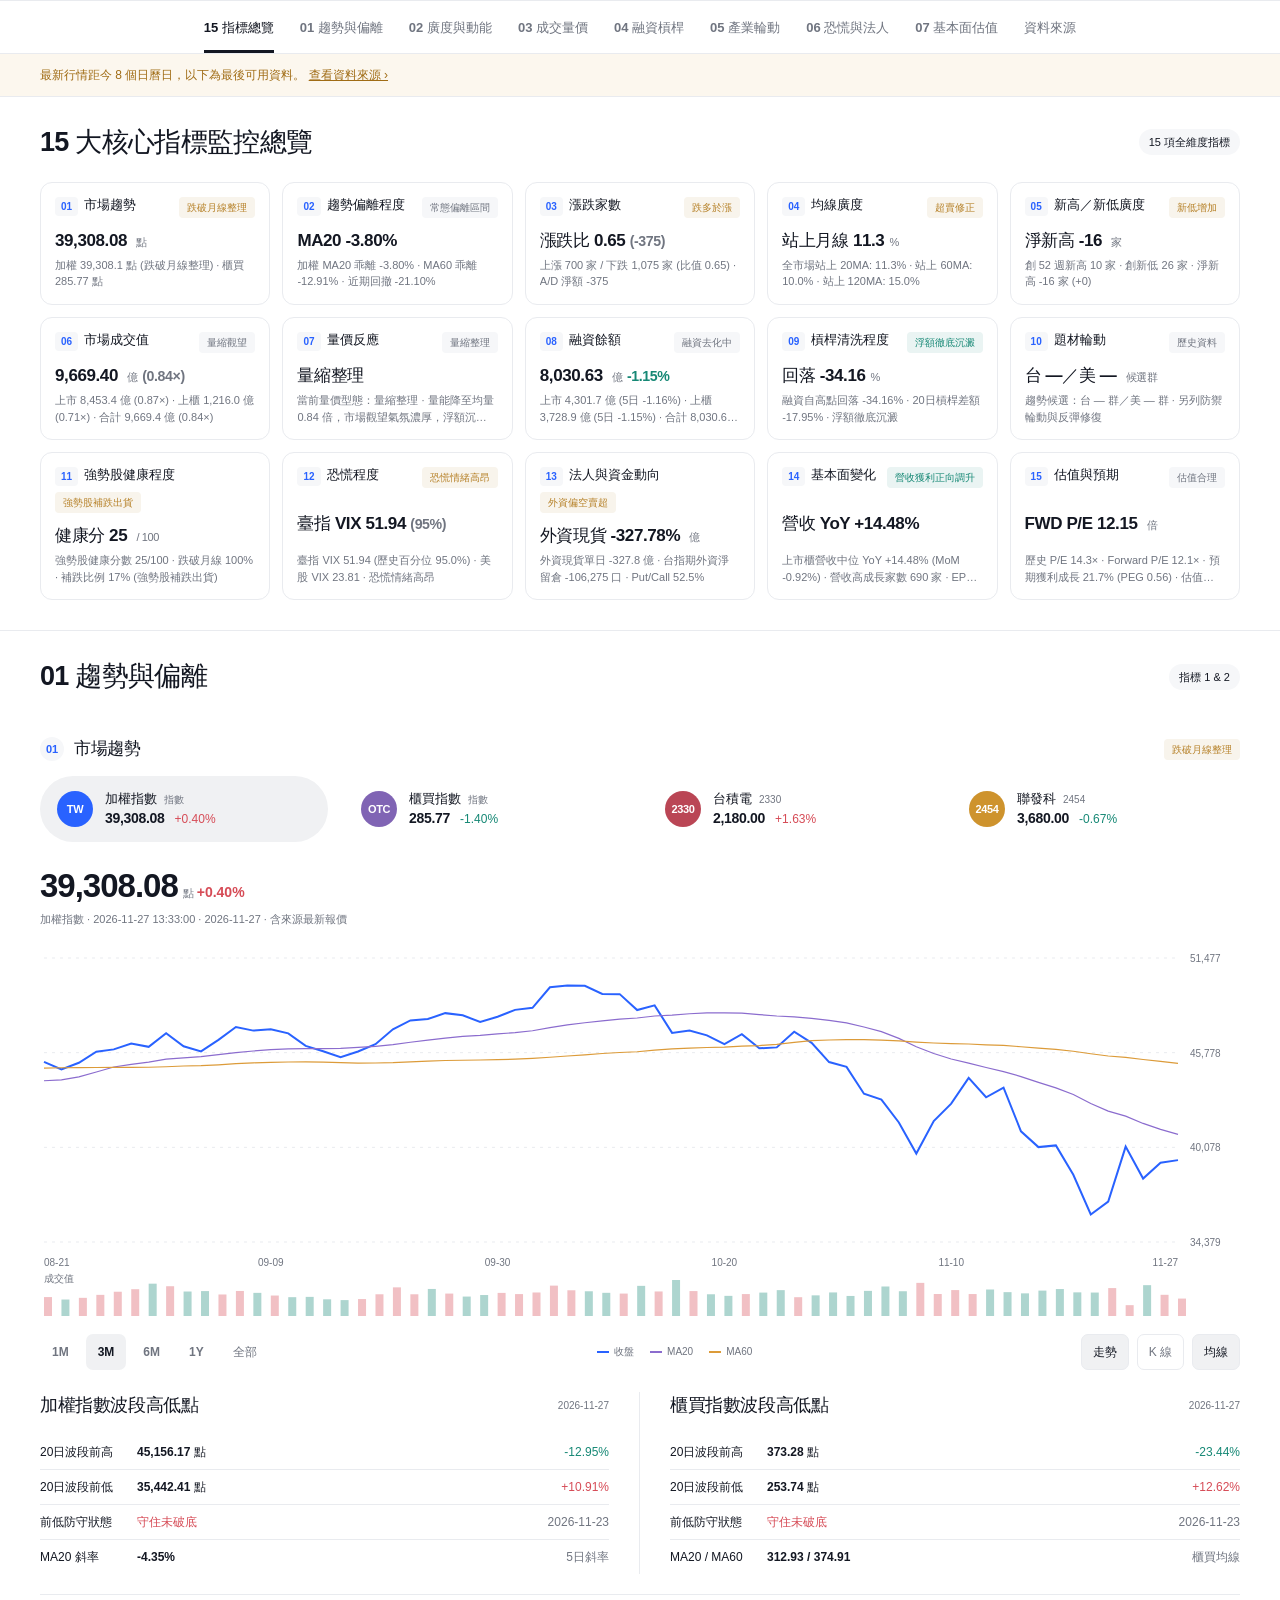
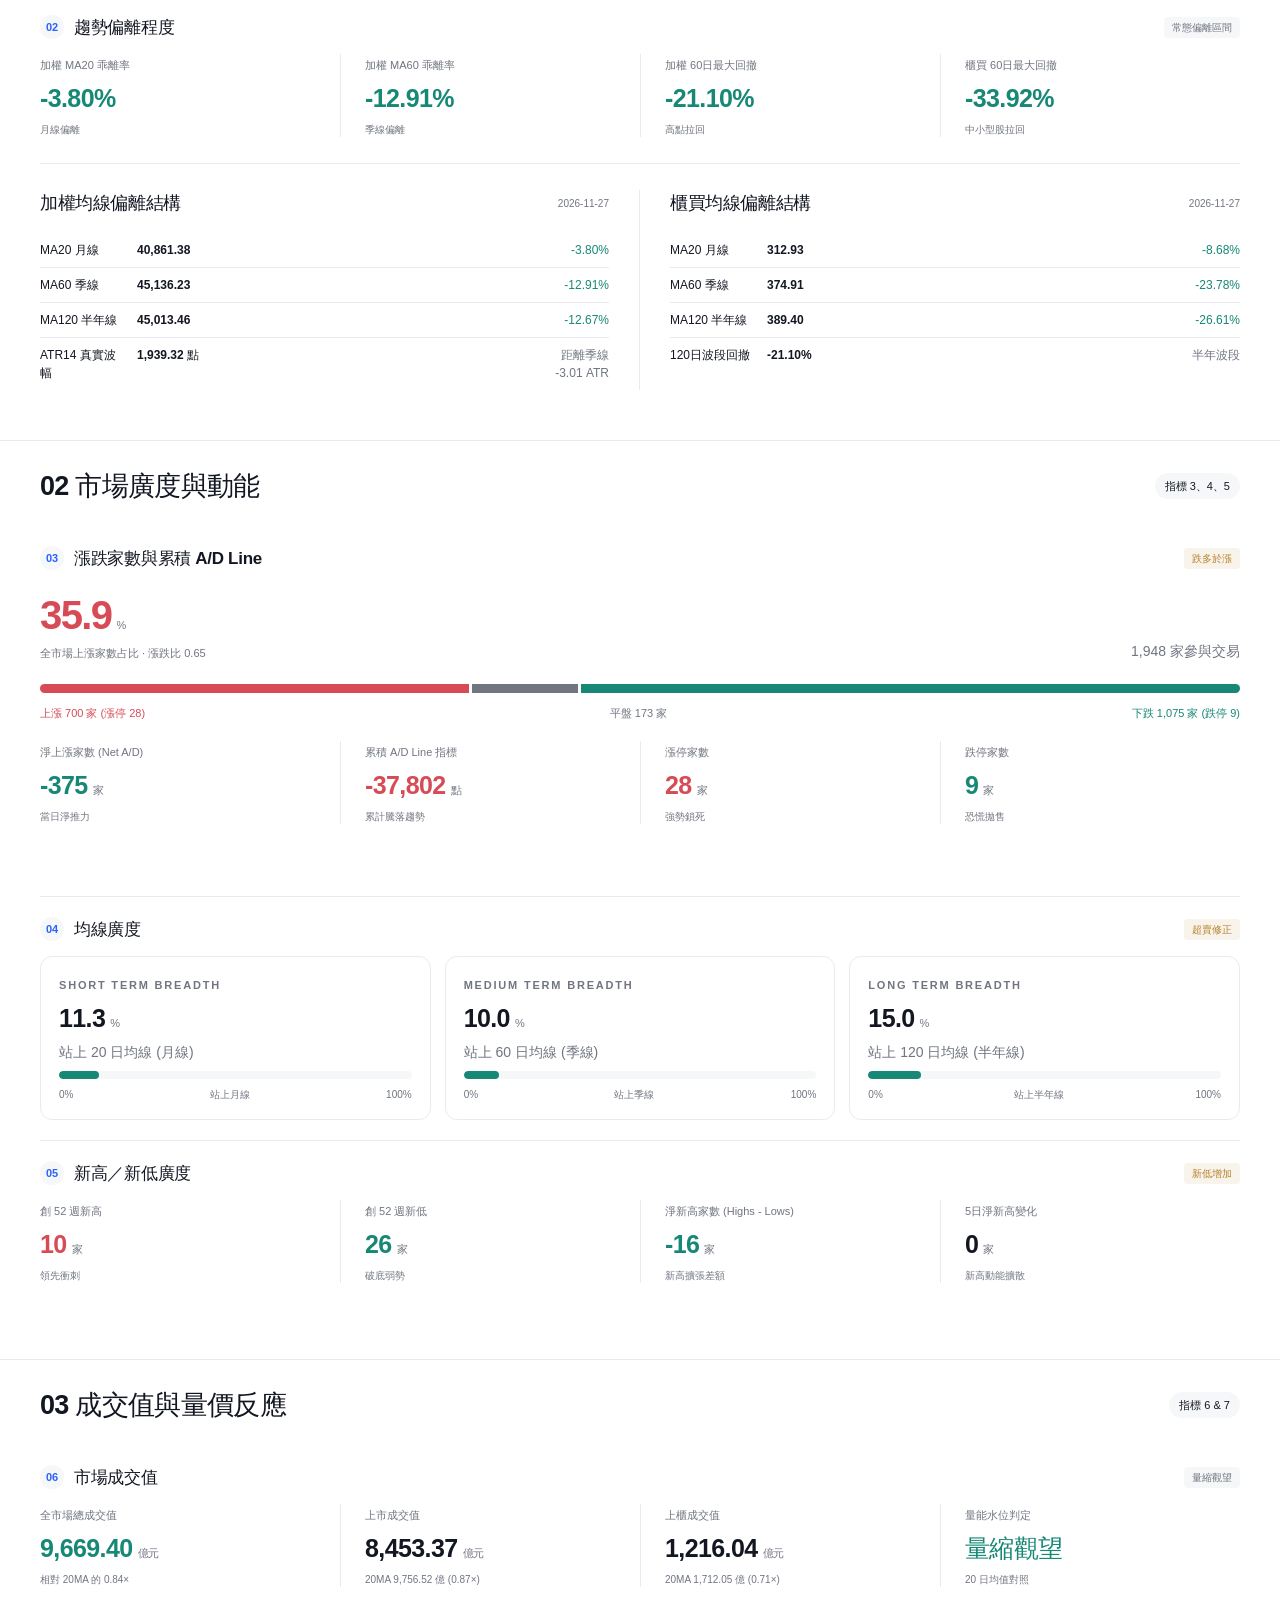
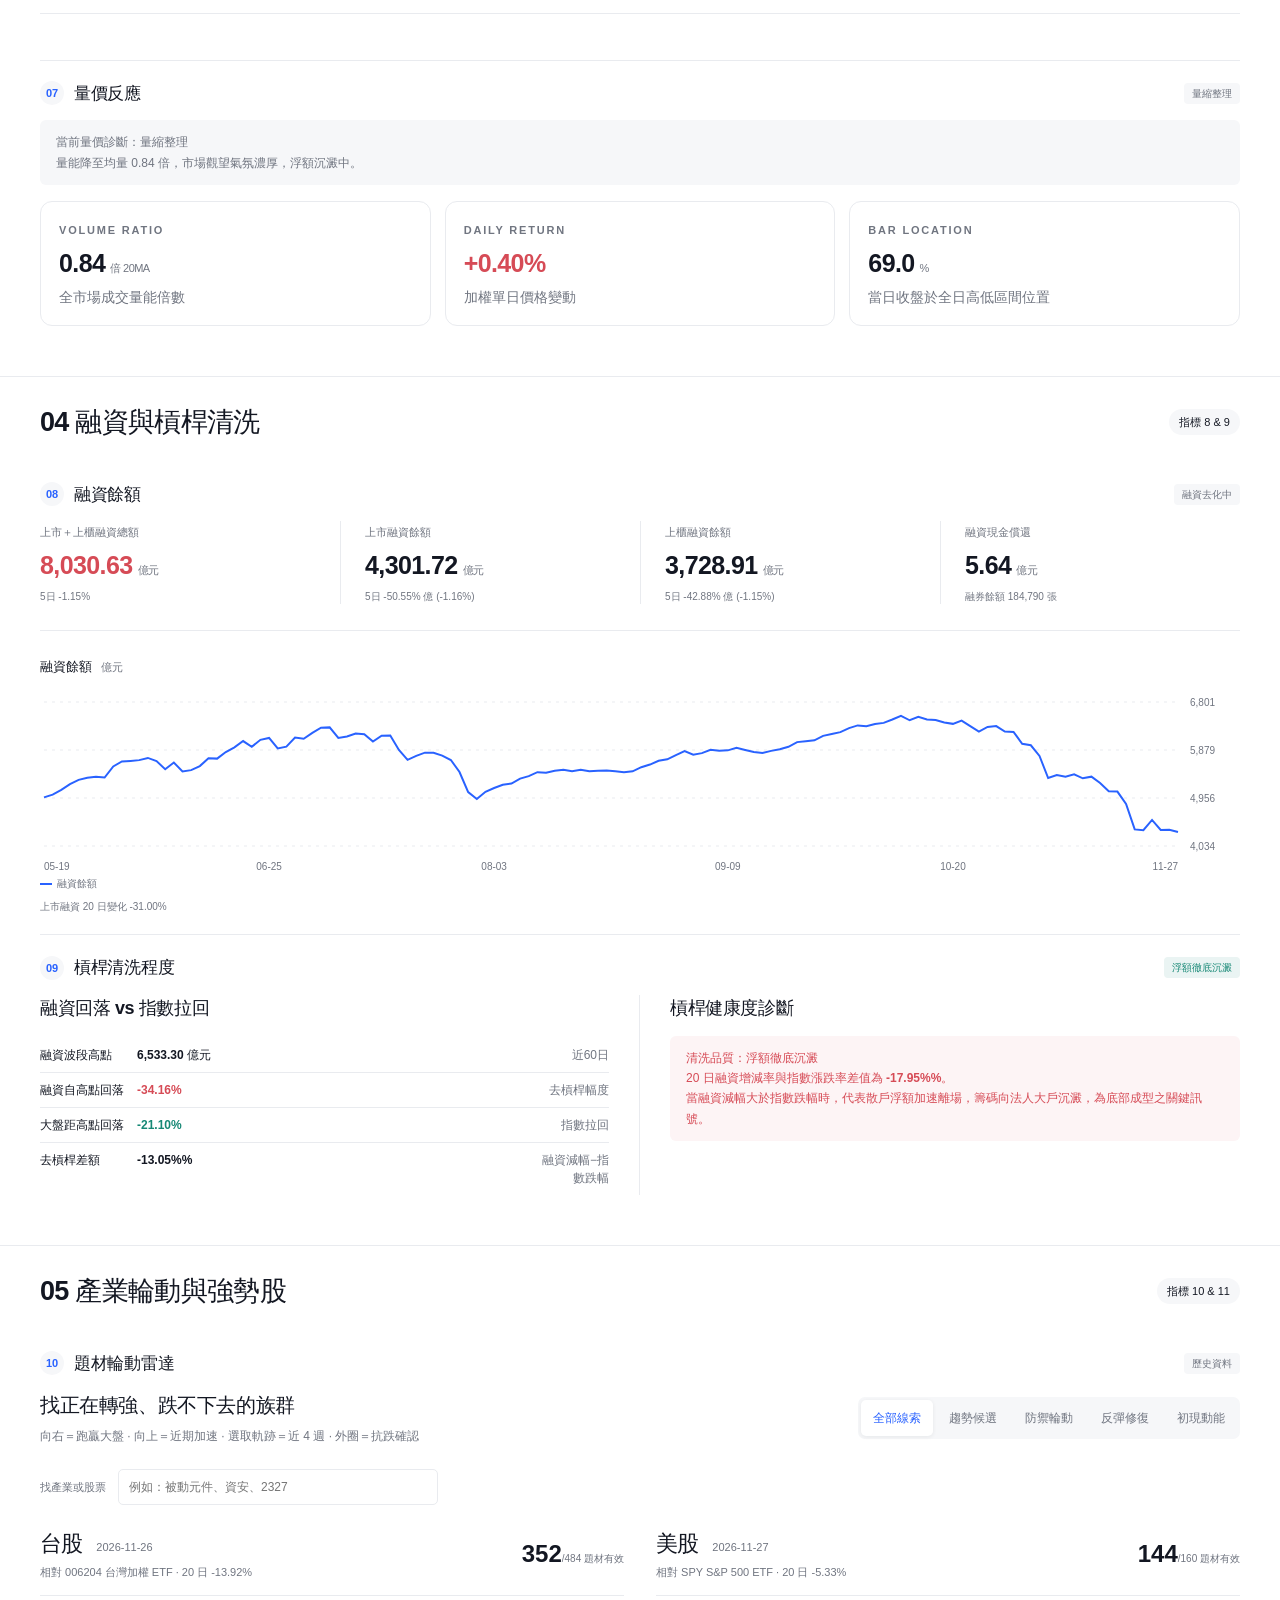
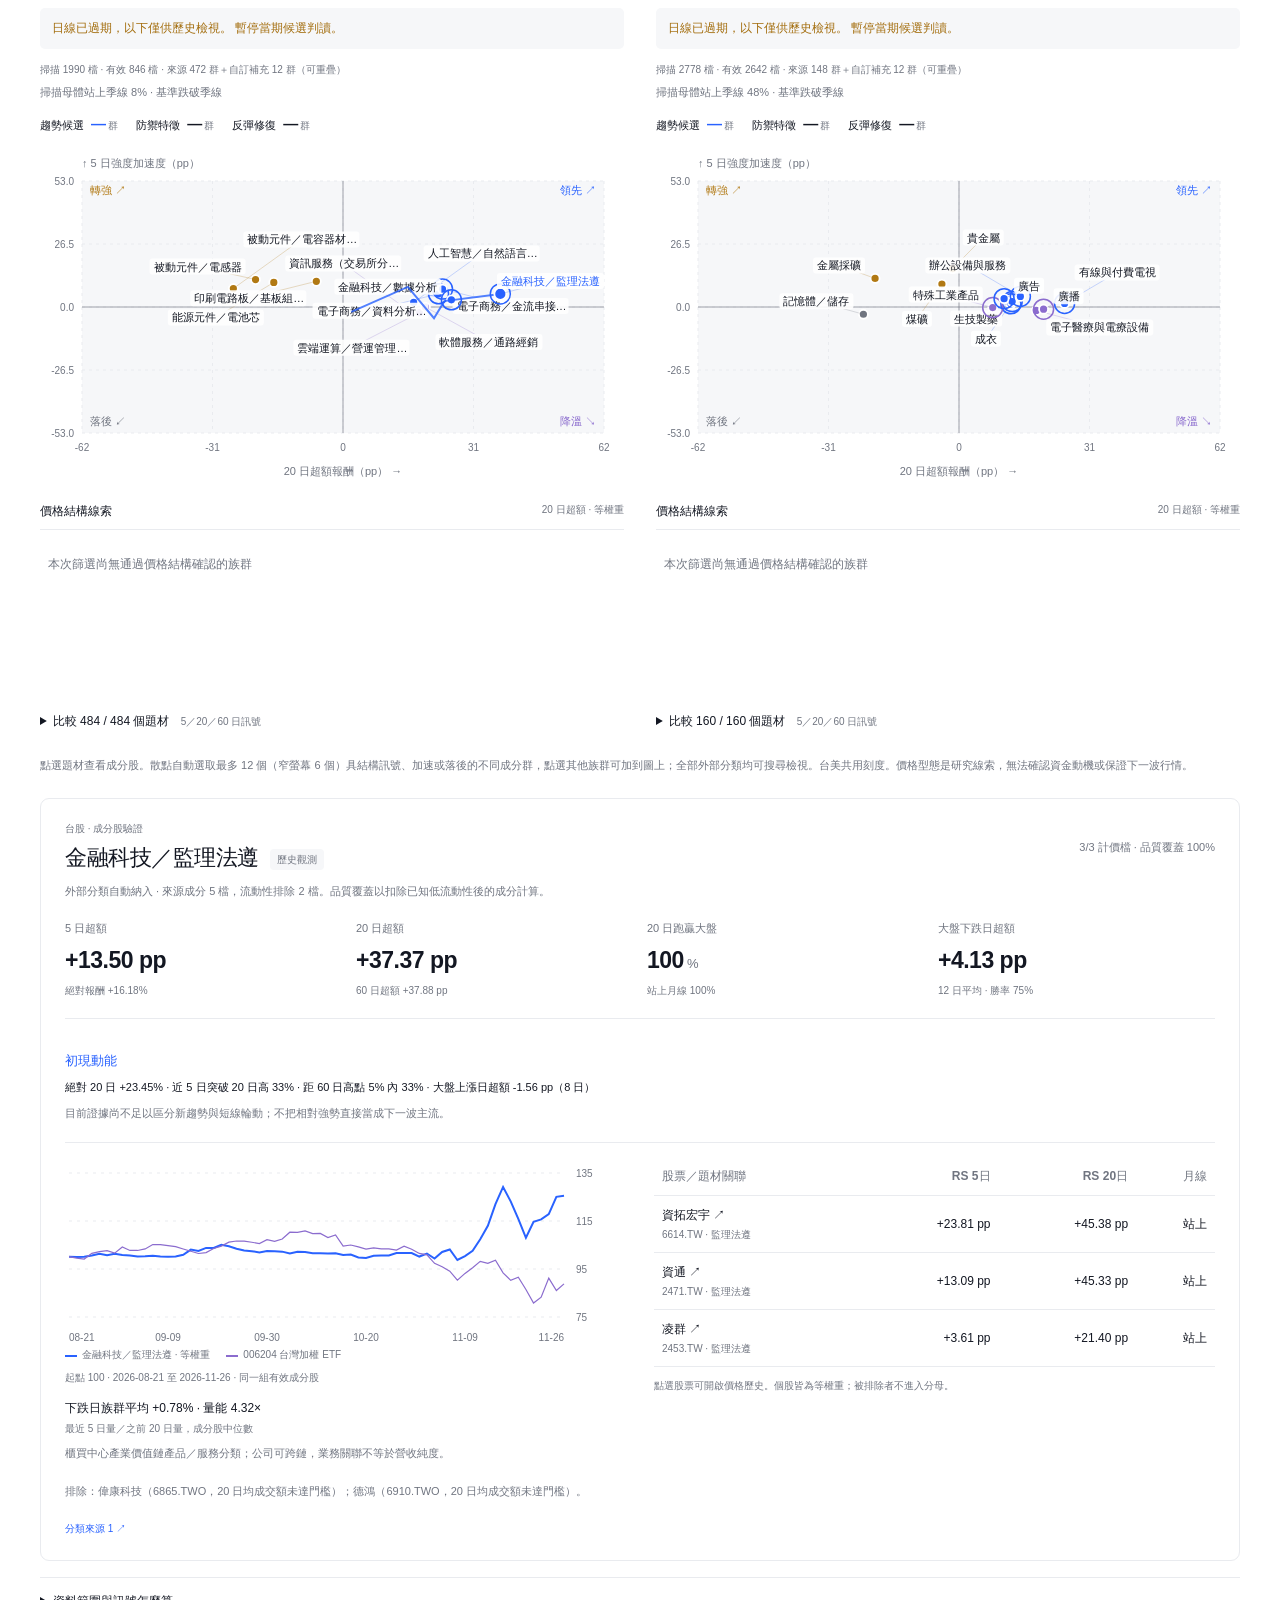
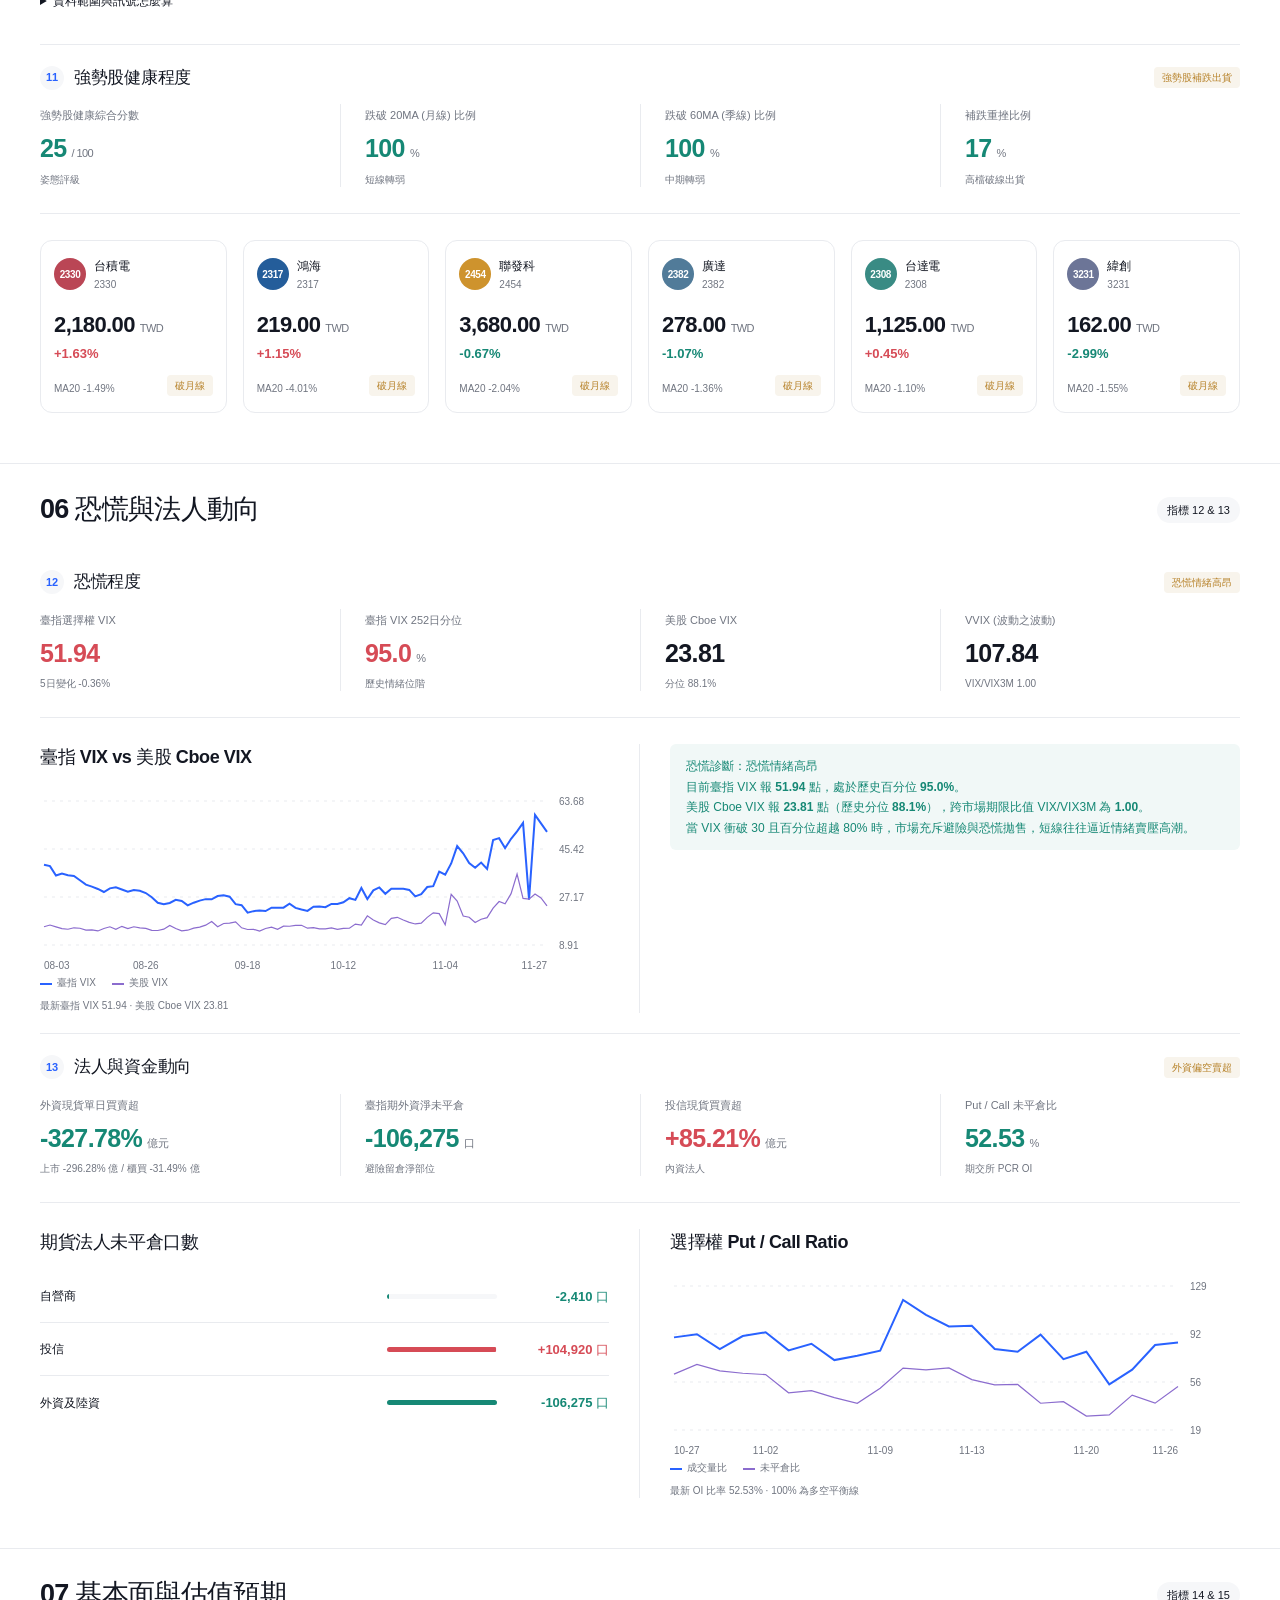
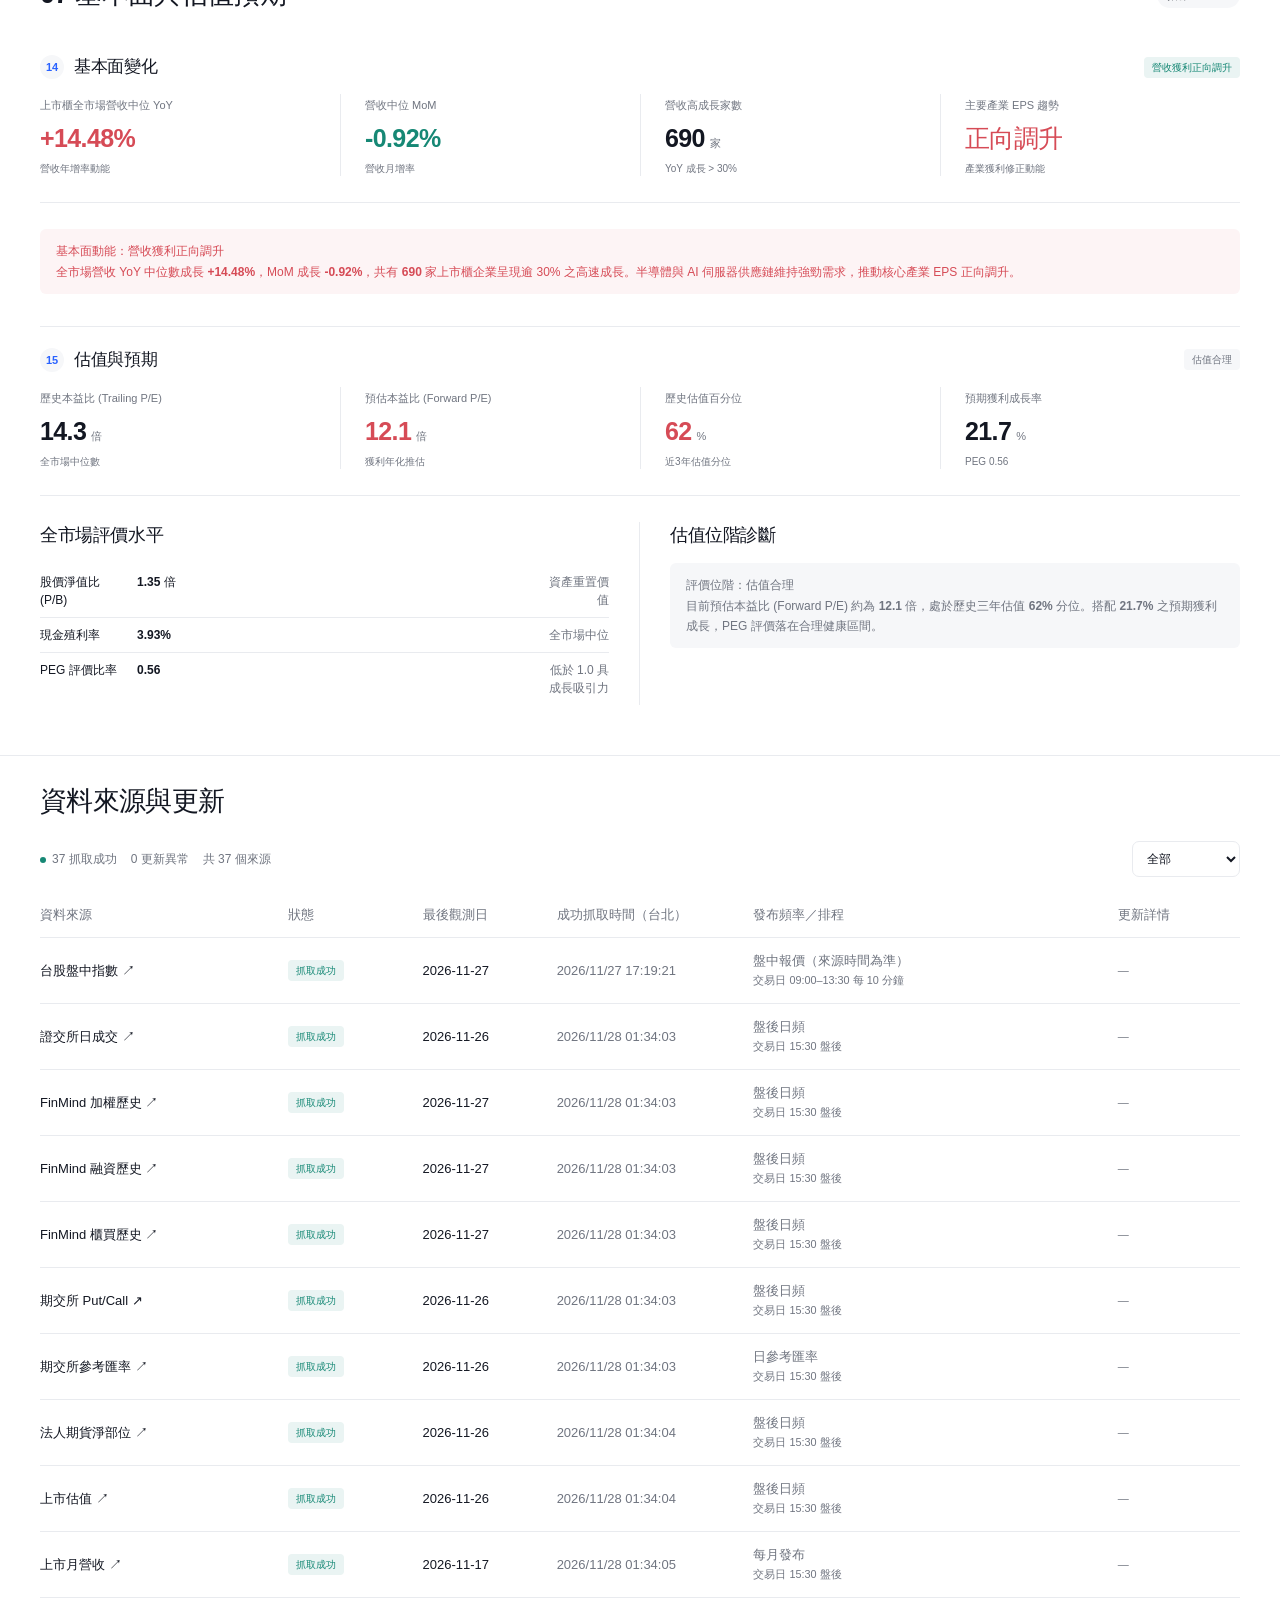
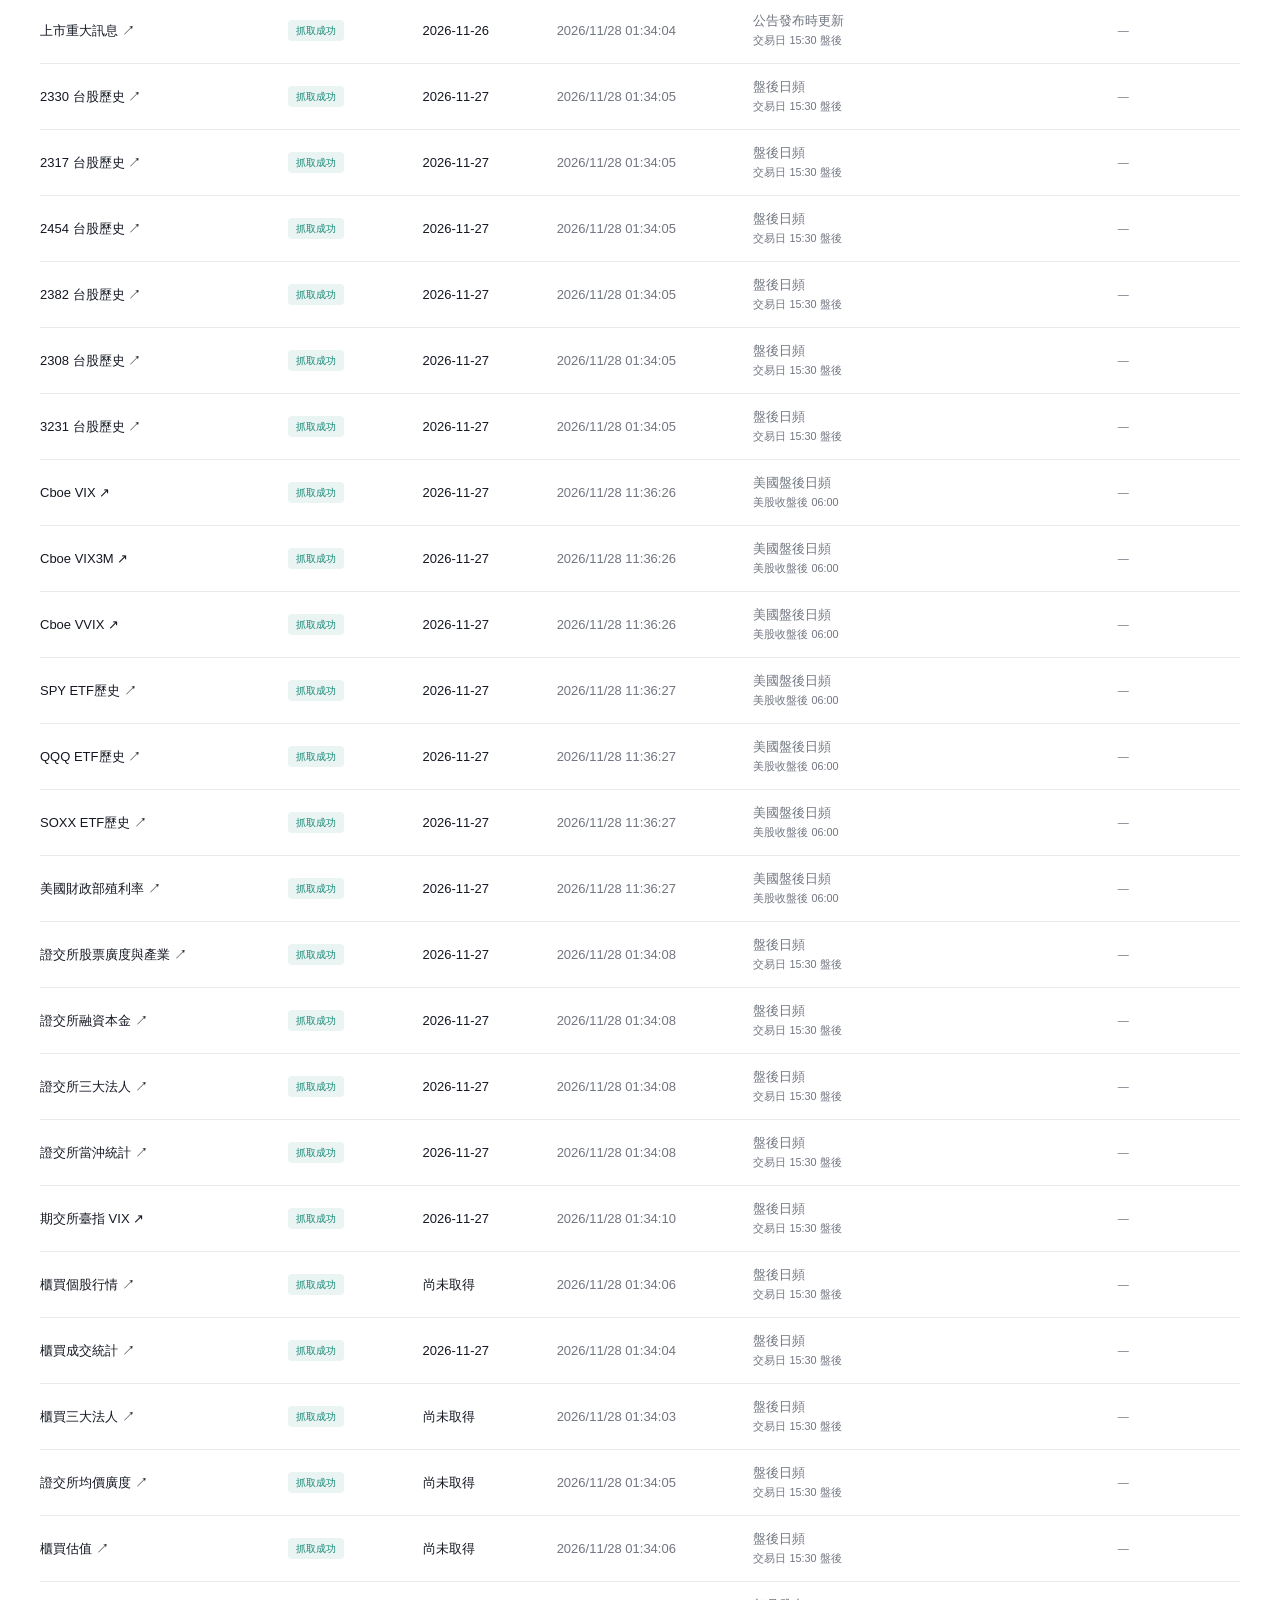
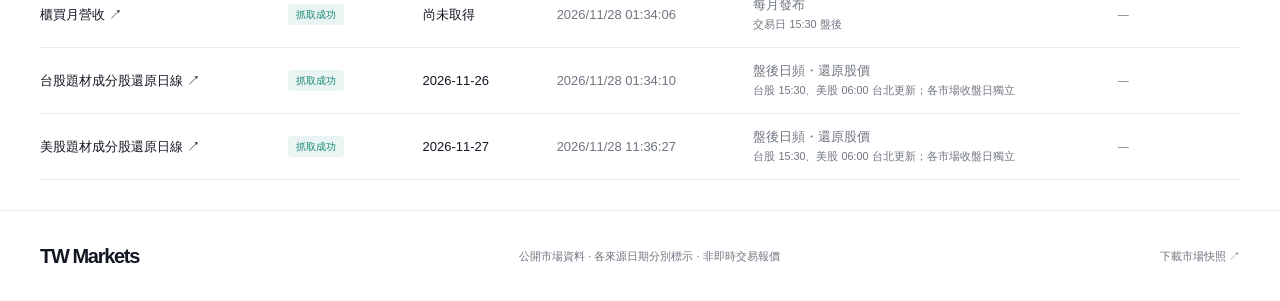
<file: index.html>
<!doctype html>
<html lang="zh-Hant" data-theme="light">
<head>
  <meta charset="utf-8">
  <meta name="viewport" content="width=device-width, initial-scale=1, viewport-fit=cover">
  <meta name="theme-color" content="#131722" media="(prefers-color-scheme: dark)">
  <meta name="theme-color" content="#ffffff" media="(prefers-color-scheme: light)">
  <meta name="description" content="台股 15 大全維度核心指標量化監控儀表板：趨勢、廣度、量價、槓桿、法人、恐慌與基本面估值。">
  <title>台股 15 大核心指標 · TW Markets</title>

  <!-- PWA & Web App Manifest -->
  <link rel="manifest" href="manifest.json">

  <!-- Favicons & App Icons -->
  <link rel="icon" href="assets/mark.svg" type="image/svg+xml">
  <link rel="apple-touch-icon" href="assets/apple-touch-icon.png">
  <link rel="apple-touch-icon" sizes="180x180" href="assets/apple-touch-icon.png">

  <!-- iOS Safari Home Screen Meta -->
  <meta name="apple-mobile-web-app-capable" content="yes">
  <meta name="apple-mobile-web-app-status-bar-style" content="default">
  <meta name="apple-mobile-web-app-title" content="台股指標">

  <!-- Android / Mobile Browser Meta -->
  <meta name="mobile-web-app-capable" content="yes">
  <meta name="application-name" content="台股指標">

  <link rel="stylesheet" href="assets/market.css">
  <script>try{document.documentElement.dataset.theme=localStorage.getItem('tw-markets-theme')||'light'}catch{}</script>
  <script type="module" src="assets/market.js"></script>
</head>
<body>
  <main id="top" class="market-panel" aria-label="台股市場總覽">
    <div id="snapshot-status" role="status" aria-live="polite" hidden></div>
    <nav class="section-nav" aria-label="頁內導覽"><a class="active" href="#overview">15 指標總覽</a><a href="#panel-trend">01 趨勢與偏離</a><a href="#panel-breadth">02 廣度與動能</a><a href="#panel-volume">03 成交量價</a><a href="#panel-leverage">04 融資槓桿</a><a href="#panel-sectors">05 產業輪動</a><a href="#panel-sentiment">06 恐慌與法人</a><a href="#panel-fundamentals">07 基本面估值</a><a href="#sources">資料來源</a></nav>
    <div id="notice" role="status" hidden></div>
    <div id="content" aria-busy="true"><div class="loading-state"><span class="loading-line"></span>正在載入指數、籌碼與公司資料…</div></div>
    <footer class="site-footer"><a class="brand small" href="#top">TW<span>Markets</span></a><p>公開市場資料 · 各來源日期分別標示 · 非即時交易報價</p><a href="data/market.json" target="_blank" rel="noopener">下載市場快照 ↗</a></footer>
  </main>
  <dialog id="detail-dialog" aria-labelledby="detail-title"><div class="dialog-top"><span id="detail-kicker" class="eyebrow"></span><button id="close-dialog" class="icon-button" aria-label="關閉詳情">×</button></div><h2 id="detail-title"></h2><div id="detail-body"></div></dialog>
</body>
</html>
</file>
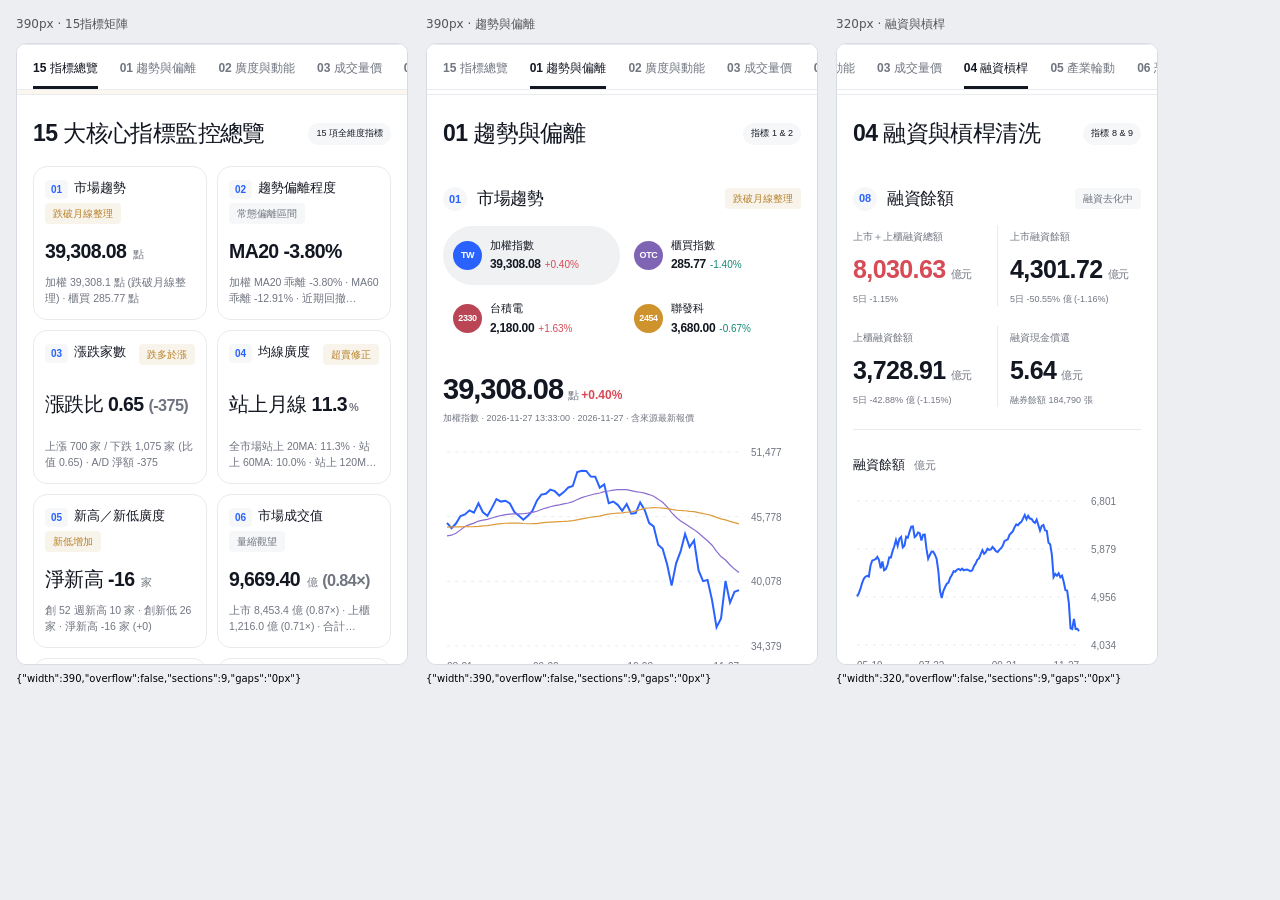
<file: tests/responsive.html>
<!doctype html>
<html lang="zh-Hant">
<meta charset="utf-8">
<meta name="viewport" content="width=device-width,initial-scale=1">
<title>台股市場 · 手機排版檢查</title>
<style>body{margin:0;padding:16px;background:#eceef2;font:12px system-ui;display:flex;gap:18px;align-items:flex-start}p{margin:0 0 10px;color:#555}iframe{display:block;border:1px solid #d8dbe2;border-radius:10px;height:620px;background:white}article{flex:none}output{display:block;font-size:10px;margin-top:8px;max-width:320px}</style>
<article><p>390px · 15指標矩陣</p><iframe title="390px 15指標矩陣" width="390" src="../index.html#overview"></iframe></article>
<article><p>390px · 趨勢與偏離</p><iframe title="390px 趨勢與偏離" width="390" src="../index.html#panel-trend"></iframe></article>
<article><p>320px · 融資與槓桿</p><iframe title="320px 融資與槓桿" width="320" src="../index.html#panel-leverage"></iframe></article>
<script>
setInterval(() => {
  for (const frame of document.querySelectorAll('iframe')) {
    const d = frame.contentDocument, w = frame.contentWindow;
    if (!d.querySelectorAll('.market-section').length) continue;
    let out = frame.parentElement.querySelector('output');
    if (!out) { out = document.createElement('output'); frame.after(out); }
    const gaps = [...d.querySelectorAll('.market-section')].slice(1).map(el => Math.round(el.getBoundingClientRect().top - el.previousElementSibling.getBoundingClientRect().bottom));
    out.textContent = JSON.stringify({width:w.innerWidth,overflow:d.documentElement.scrollWidth > w.innerWidth,sections:d.querySelectorAll('.market-section').length,gaps:gaps.every(gap => gap === 0) ? '0px' : gaps});
  }
}, 500);
</script>
</html>
</file>
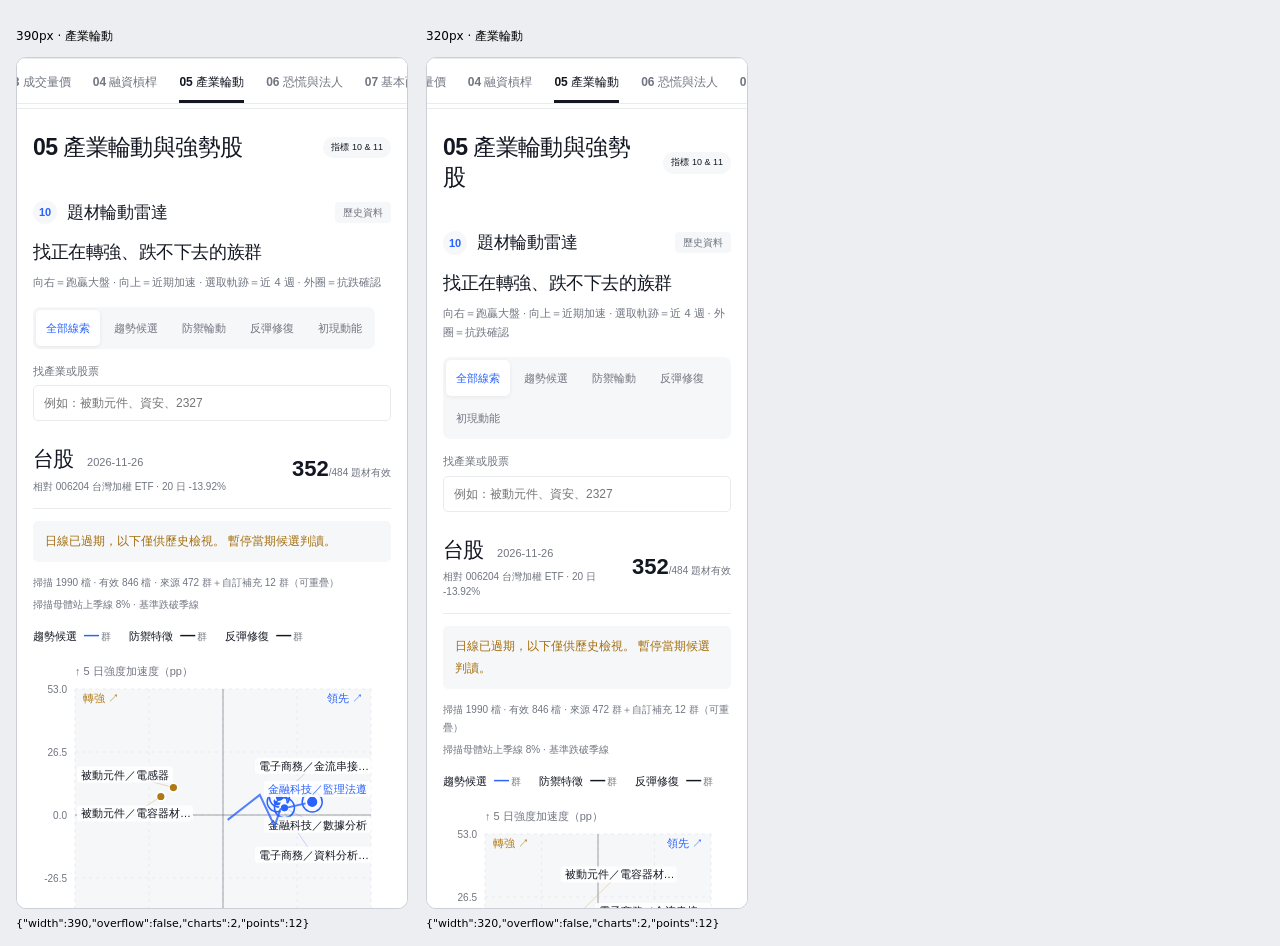
<file: tests/rotation-preview.html>
<!doctype html>
<html lang="zh-Hant"><meta charset="utf-8"><meta name="viewport" content="width=device-width,initial-scale=1"><title>輪動圖手機檢查</title>
<style>body{margin:0;padding:16px;background:#eceef2;display:flex;gap:18px;font:12px system-ui}article{flex:none}iframe{display:block;border:1px solid #ccd0d6;border-radius:10px;height:850px;background:white}output{display:block;max-width:390px;font-size:11px;margin-top:8px}</style>
<article><p>390px · 產業輪動</p><iframe title="390px 輪動圖" width="390" src="../index.html#panel-sectors"></iframe><output></output></article>
<article><p>320px · 產業輪動</p><iframe title="320px 輪動圖" width="320" src="../index.html#panel-sectors"></iframe><output></output></article>
<script>setInterval(()=>{for(const f of document.querySelectorAll('iframe')){const d=f.contentDocument,w=f.contentWindow;f.nextElementSibling.textContent=JSON.stringify({width:w.innerWidth,overflow:d.documentElement.scrollWidth>w.innerWidth,charts:d.querySelectorAll('.rotation-chart svg').length,points:d.querySelectorAll('.rotation-point').length});}},1000)</script>
</html>
</file>
<file: assets/market.css>
:root{color-scheme:light;--bg:#fff;--text:#131722;--muted:#707580;--line:#e9ebef;--soft:#f6f7f9;--hover:#f0f1f3;--blue:#2962ff;--up:#d64b56;--down:#168875;--purple:#8b6cce;--shadow:0 20px 80px #13172224;font-family:Inter,-apple-system,BlinkMacSystemFont,"Segoe UI","Noto Sans TC",sans-serif;font-synthesis:none}
:root[data-theme="dark"]{color-scheme:dark;--bg:#131722;--text:#e5e8ef;--muted:#959baa;--line:#2b303c;--soft:#1c2130;--hover:#252b39;--blue:#7597ff;--up:#f07880;--down:#54b9a6;--shadow:0 20px 80px #0007}
*{box-sizing:border-box}html{scroll-behavior:smooth;scroll-padding-top:62px}body{margin:0;background:var(--bg);color:var(--text);font-size:14px;line-height:1.5}button,input,select{font:inherit}button,a,input,select,summary{ -webkit-tap-highlight-color:transparent}button{cursor:pointer;color:inherit}a{color:inherit;text-decoration:none}button:focus-visible,a:focus-visible,summary:focus-visible,input:focus-visible,select:focus-visible{outline:2px solid var(--blue);outline-offset:4px}button:disabled{cursor:wait;opacity:.55}img,svg{display:block}button{background:none;border:0}h1,h2,h3,h4,p{margin:0}button,select{min-height:36px}input{color:var(--text)}[hidden]{display:none!important}.muted{color:var(--muted)}.up{color:var(--up)}.down{color:var(--down)}.numeric{font-variant-numeric:tabular-nums;white-space:nowrap}.unit{font-size:11px;font-weight:400;color:var(--muted);margin-left:5px}.empty{padding:36px 12px;color:var(--muted);text-align:center}.text-link{color:var(--blue);font-weight:500}.eyebrow{font-size:11px;font-weight:600;letter-spacing:1.8px;color:var(--muted)}
.site-header{height:74px;padding:0 40px;display:flex;align-items:center;gap:36px;border-bottom:1px solid var(--line)}.brand{display:inline-flex;align-items:center;gap:8px;font-size:25px;font-weight:850;letter-spacing:-1.3px;white-space:nowrap}.brand span{font-weight:650;margin-left:-4px}.brand.small{font-size:20px}.site-search{display:flex;align-items:center;gap:10px;background:var(--soft);border-radius:24px;padding:9px 14px;width:290px}.site-search svg{width:18px;height:18px;fill:none;stroke:var(--muted);stroke-width:1.7}.site-search input{width:100%;min-width:0;border:0;outline:0;background:none;font-size:13px}.site-search kbd{color:var(--muted);font-size:13px}.header-actions{margin-left:auto;display:flex;align-items:center;gap:18px}.market-label{font-weight:600;font-size:13px}.icon-button{width:36px;height:36px;display:inline-grid;place-items:center;border-radius:50%;font-size:23px}.icon-button:hover{background:var(--hover)}.refresh-button{background:var(--text);color:var(--bg);border-radius:24px;padding:9px 18px;font-size:12px;font-weight:600}.refresh-button span{font-size:16px;margin-left:8px}
.market-panel{max-width:1600px;margin:0 auto;background:var(--bg);min-height:100vh}.hero{text-align:center;padding:48px 32px 32px}.hero h1{font-size:clamp(34px,4.1vw,60px);letter-spacing:-2.5px;font-weight:850;line-height:1.2;margin:10px 0 15px}.hero-dot{color:var(--blue)}#snapshot-status{color:var(--muted);font-size:12px}.status-dot{display:inline-block;width:6px;height:6px;background:var(--down);border-radius:50%;margin-right:6px;vertical-align:middle}.status-dot.old{background:#c9902c}.section-nav{position:sticky;top:0;z-index:10;display:flex;align-items:center;justify-content:center;gap:26px;overflow:auto;scrollbar-width:none;background:var(--bg);border-top:1px solid var(--line);border-bottom:1px solid var(--line);padding:0 30px;white-space:nowrap}.section-nav::-webkit-scrollbar{display:none}.section-nav a{padding:17px 0 15px;position:relative;color:var(--muted);font-size:13px;font-weight:600}.section-nav a:hover,.section-nav a.active{color:var(--text)}.section-nav a.active:after{content:"";position:absolute;bottom:0;left:0;right:0;height:3px;background:var(--text)}#notice{padding:12px 40px;color:#a06c15;background:color-mix(in srgb,#deb358 10%,var(--bg));border-bottom:1px solid var(--line);font-size:12px}#notice a{text-decoration:underline}.loading-state{min-height:480px;padding:100px 30px;text-align:center;color:var(--muted)}.loading-line{display:block;width:80px;height:3px;background:var(--line);margin:0 auto 24px;position:relative;overflow:hidden}.loading-line:after{content:"";position:absolute;left:0;width:40px;height:3px;background:var(--blue);animation:loading 1s ease-in-out infinite alternate}@keyframes loading{to{transform:translateX(40px)}}
/* One continuous panel: sections and their rows touch; only internal padding separates content. */
.market-section{padding:28px 40px 30px;border-bottom:1px solid var(--line);margin:0;scroll-margin-top:0}.section-heading{display:flex;align-items:center;justify-content:space-between;gap:18px;margin-bottom:22px}.section-heading h2{font-size:27px;font-weight:750;letter-spacing:-.7px;line-height:1.3}.section-heading h2 a{display:inline-flex;align-items:center;gap:8px}.chevron{font-weight:400;font-family:Arial,sans-serif;font-size:32px;line-height:1}.section-heading p{font-size:12px;color:var(--muted);margin-top:7px}.section-heading>.muted{font-size:11px;white-space:nowrap}.section-tag{font-size:11px;font-weight:500;background:var(--soft);border-radius:20px;padding:5px 10px;white-space:nowrap}.section-bottom{font-size:11px;color:var(--muted);margin-top:17px;line-height:1.8}.section-bottom a{color:var(--blue)}.quote-strip{display:grid;grid-template-columns:repeat(4,minmax(0,1fr));gap:16px;margin-bottom:18px}.quote-chip{border-radius:50px;display:flex;align-items:center;gap:12px;text-align:left;padding:12px 16px;min-width:0;border:1px solid transparent;transition:background .15s}.quote-chip:hover{background:var(--soft)}.quote-chip.selected{background:var(--hover)}.symbol-mark{width:38px;height:38px;border-radius:50%;display:grid;place-items:center;font-size:11px;font-weight:750;letter-spacing:-.4px;background:var(--mark,#2962ff);color:white;flex-shrink:0}.quote-chip .symbol-mark{width:36px;height:36px}.quote-copy{min-width:0}.quote-name{display:block;font-size:13px;font-weight:650;white-space:nowrap;overflow:hidden;text-overflow:ellipsis}.quote-value{font-size:14px;font-weight:600;letter-spacing:-.3px}.quote-change{font-size:12px;margin-left:10px}.quote-date{font-size:10px;color:var(--muted);font-weight:400;margin-left:7px}.chart-summary{display:flex;align-items:flex-end;gap:18px;padding:6px 0 0;min-height:64px}.chart-price{font-size:33px;font-weight:650;letter-spacing:-1px;line-height:1.2}.chart-change{font-size:14px;font-weight:550}.chart-caption{margin-top:5px;font-size:11px;color:var(--muted)}.chart-readout{margin-left:auto;font-size:12px;color:var(--muted);text-align:right;min-height:18px}.hero-chart{height:330px;position:relative;touch-action:pan-y;user-select:none;margin-top:14px}.hero-chart svg{width:100%;height:100%;overflow:visible}.chart-grid{stroke:var(--line);stroke-width:1;stroke-dasharray:3 5}.chart-label{fill:var(--muted);font-size:10px;font-family:inherit;font-variant-numeric:tabular-nums}.chart-hover{position:absolute;inset:0;pointer-events:none}.crosshair{height:calc(100% - 28px);position:absolute;top:6px;border-left:1px dashed var(--muted)}.chart-tooltip{position:absolute;top:12px;padding:8px 12px;border:1px solid var(--line);border-radius:6px;background:var(--bg);box-shadow:0 4px 14px #1317220c;font-size:11px;pointer-events:none;z-index:2;white-space:nowrap}.chart-tooltip b{display:block;font-size:13px}.chart-controls{display:flex;justify-content:space-between;align-items:center;gap:12px;margin-top:10px}.pills{display:flex;gap:5px;flex-wrap:wrap}.pills button{padding:6px 12px;border-radius:7px;font-size:12px;color:var(--muted);font-weight:550}.pills button:hover{background:var(--soft);color:var(--text)}.pills button.active{background:var(--hover);color:var(--text)}.chart-options{display:flex;gap:8px}.chart-options button{border:1px solid var(--line);border-radius:7px;padding:5px 11px;font-size:12px;color:var(--muted)}.chart-options button.active{background:var(--hover);color:var(--text)}.chart-key{display:flex;gap:16px;font-size:10px;color:var(--muted)}.chart-key span:before{content:"";display:inline-block;width:12px;height:2px;background:var(--key);vertical-align:middle;margin-right:5px}.chart-measure{position:absolute;top:0;bottom:27px;background:color-mix(in srgb,var(--blue) 10%,transparent);border-inline:1px solid var(--blue);pointer-events:none}.mini-grid{display:grid;grid-template-columns:repeat(4,minmax(0,1fr));gap:16px}.mini-card{border:1px solid var(--line);border-radius:12px;padding:17px 18px;min-width:0}.mini-card-top{display:flex;gap:11px;align-items:center;min-width:0}.mini-card-top h3{font-size:13px;letter-spacing:-.1px}.mini-card-top small{font-size:10px;color:var(--muted);display:block;margin-top:2px}.mini-card-price{font-size:22px;font-weight:650;letter-spacing:-.6px;margin-top:16px}.mini-card-change{font-size:13px;font-weight:600;margin-top:3px}.mini-card-bottom{display:flex;justify-content:space-between;align-items:end;gap:8px;margin-top:12px;font-size:10px;color:var(--muted)}.spark{width:100px;height:33px;flex-shrink:0}.mini-card.as-button{width:100%;text-align:left;transition:background .15s}.mini-card.as-button:hover{background:var(--soft)}.stock-grid{grid-template-columns:repeat(6,minmax(0,1fr))}.stock-grid .mini-card{padding:16px 13px}.stock-grid .symbol-mark{width:32px;height:32px;font-size:10px}.stock-grid .mini-card-top{gap:8px}.stock-grid .mini-card-top h3{font-size:12px}.stock-grid .mini-card-price{font-size:22px}.stock-grid .spark{width:76px}
.split-row{display:grid;grid-template-columns:1fr 1fr;gap:0}.split-row>article{min-width:0;padding:0 30px}.split-row>article:first-child{padding-left:0;border-right:1px solid var(--line)}.split-row>article:last-child{padding-right:0}.subheading{font-size:18px;letter-spacing:-.4px;display:flex;justify-content:space-between;align-items:center;gap:10px;margin-bottom:14px}.subheading small{font-size:10px;font-weight:400;color:var(--muted);letter-spacing:0}.rank-list{display:flex;flex-direction:column;gap:0}.rank-row{display:flex;align-items:center;gap:12px;min-height:53px;border-bottom:1px solid var(--line);font-size:12px}.rank-row:last-child{border-bottom:0}.rank-number{width:18px;font-size:10px;color:var(--muted);flex-shrink:0}.rank-name{min-width:0;flex:1}.rank-name strong{font-size:12px;font-weight:600;display:block;white-space:nowrap;overflow:hidden;text-overflow:ellipsis}.rank-name small{font-size:10px;color:var(--muted);display:block}.rank-value{text-align:right;font-weight:600;font-size:13px}.rank-value small{display:block;font-size:10px;color:var(--muted);font-weight:400}.breadth-head{display:flex;align-items:end;justify-content:space-between;margin-bottom:22px}.breadth-head strong{font-size:40px;font-weight:650;letter-spacing:-1.6px}.breadth-head small{display:block;color:var(--muted);font-size:11px}.breadth-bar{height:9px;border-radius:5px;display:flex;gap:3px;overflow:hidden}.breadth-bar i{min-width:1px}.breadth-labels{display:flex;justify-content:space-between;margin-top:12px;font-size:11px}.inline-metrics{display:grid;grid-template-columns:repeat(3,1fr);margin-top:24px}.inline-metrics>div{border-left:1px solid var(--line);padding:0 14px}.inline-metrics>div:first-child{border-left:0;padding-left:0}.inline-metrics strong{font-size:19px;font-weight:600;display:block}.inline-metrics small{font-size:10px;color:var(--muted)}.level-list{margin-top:16px}.level-row{display:grid;grid-template-columns:85px 1fr 70px;gap:12px;padding:8px 0;font-size:12px;border-bottom:1px solid var(--line)}.level-row:last-child{border:0}.level-row>span:last-child{text-align:right}.bar-track{height:5px;background:var(--soft);border-radius:3px;overflow:hidden}.bar-track i{display:block;height:100%;background:var(--blue)}.bars .rank-row{position:relative}.bars .rank-name{padding-right:15px}.bars .bar-track{width:110px;margin-left:auto}.bars .rank-value{width:100px}.stats-strip{display:grid;grid-template-columns:repeat(4,minmax(0,1fr));padding-bottom:26px;border-bottom:1px solid var(--line);margin-bottom:26px}.stat{padding:0 24px;border-left:1px solid var(--line);min-width:0}.stat:first-child{padding-left:0;border-left:0}.stat-label{font-size:11px;color:var(--muted)}.stat-value{display:block;font-size:25px;line-height:1.3;font-weight:650;margin:7px 0;letter-spacing:-.6px}.stat-date{display:block;font-size:10px;color:var(--muted)}.small-chart{height:190px}.small-chart svg{width:100%;height:100%;overflow:visible}.chart-block{margin-top:25px}.chart-block h4{font-size:13px;margin-bottom:10px}.small-caption{font-size:10px;color:var(--muted);margin-top:8px}.row-divider{border-top:1px solid var(--line);margin:26px 0}.reconcile{display:flex;align-items:center;gap:8px;justify-content:space-between;flex-wrap:wrap;padding:14px 0}.reconcile>div small{display:block;font-size:10px;color:var(--muted);margin-bottom:5px}.reconcile>div strong{font-size:16px;letter-spacing:-.3px}.reconcile>span{color:var(--muted)}.note-box{background:var(--soft);border-radius:8px;padding:14px 16px;color:var(--muted);font-size:11px;line-height:1.9}.global-grid{grid-template-columns:repeat(6,minmax(0,1fr))}.global-grid .mini-card{padding:15px}.global-grid .mini-card .symbol-mark{width:31px;height:31px;font-size:10px}.global-grid .mini-card-top{gap:8px}.global-grid .mini-card-price{font-size:23px}.global-grid .mini-card-top h3{font-size:12px}.global-grid .spark{width:80px}.global-chart-row{display:grid;grid-template-columns:1fr 1fr 1fr;gap:26px;margin-top:28px}.global-chart-row>article{min-width:0}.global-chart-row h3{font-size:14px;margin-bottom:12px}.global-chart-row .small-chart{height:160px}
.table-toolbar{display:flex;align-items:center;justify-content:space-between;gap:16px;margin-bottom:16px}.table-filters{display:flex;align-items:center;gap:10px;flex-wrap:wrap}.search-field{display:flex;align-items:center;border:1px solid var(--line);border-radius:8px;background:var(--bg);padding:0 12px;min-width:240px}.search-field input{border:0;outline:0;background:none;min-height:36px;width:100%;font-size:12px}.search-field span{font-size:18px;color:var(--muted);margin-right:8px}select{max-width:100%;border:1px solid var(--line);border-radius:7px;padding:5px 28px 5px 10px;font-size:12px;background:var(--bg);color:var(--text)}.table-scroll{overflow-x:auto;max-width:100%}table{border-collapse:collapse;width:100%;font-size:14px;text-align:left}th{color:var(--muted);font-size:13px;font-weight:600;padding:12px 12px;border-bottom:1px solid var(--line);white-space:nowrap}td{padding:13px 12px;border-bottom:1px solid var(--line);vertical-align:middle;font-size:14px}th:first-child,td:first-child{padding-left:0}th:last-child,td:last-child{padding-right:0}.align-right{text-align:right}tbody tr:hover{background:var(--soft)}.company-cell{display:flex;align-items:center;gap:10px;min-width:190px}.company-cell .symbol-mark{width:31px;height:31px;background:var(--soft);color:var(--blue);font-size:10px}.company-cell strong{display:block;font-size:14px}.company-cell small{display:block;color:var(--muted);font-size:12px}.pagination{display:flex;justify-content:space-between;gap:15px;align-items:center;padding-top:16px;color:var(--muted);font-size:11px}.pagination-controls{display:flex;align-items:center;gap:14px}.pagination button{border:1px solid var(--line);border-radius:6px;width:34px;height:34px;font-size:17px}.pagination button:disabled{cursor:default;opacity:.35}.pagination button:not(:disabled):hover{background:var(--hover)}.event-grid{display:grid;grid-template-columns:1fr 1fr;gap:0 32px}.event-item{border-bottom:1px solid var(--line);padding:16px 0}.event-item summary{cursor:pointer;list-style:none;display:grid;grid-template-columns:72px 1fr 20px;gap:14px;align-items:start}.event-item summary::-webkit-details-marker{display:none}.event-date{font-size:10px;color:var(--muted);line-height:1.7}.event-copy strong{font-size:11px;color:var(--blue);display:block;margin-bottom:5px}.event-copy p{font-size:13px;font-weight:500;line-height:1.7}.event-plus{color:var(--muted);font-size:20px;font-weight:300;transition:transform .15s}.event-item[open] .event-plus{transform:rotate(45deg)}.event-detail{white-space:pre-wrap;font-size:12px;line-height:1.9;color:var(--muted);margin-top:15px;padding-left:86px;overflow-wrap:anywhere}.event-detail small{display:block;margin-top:10px}.tag{display:inline-flex;align-items:center;gap:5px;padding:3px 8px;font-size:10px;border-radius:4px;background:var(--soft);color:var(--muted);white-space:nowrap}.tag.ok{color:var(--down);background:color-mix(in srgb,var(--down) 9%,var(--bg))}.tag.warn{color:#b68128;background:color-mix(in srgb,#b68128 9%,var(--bg))}.factor-table td{max-width:300px;font-size:14px}.factor-table td:first-child{min-width:230px}.factor-table .factor-button{display:flex;align-items:center;gap:12px;text-align:left;font-size:14px;font-weight:550;padding:0;min-height:25px}.factor-code{font-size:11px;color:var(--muted);min-width:28px;font-weight:400}.factor-table .factor-button:hover{color:var(--blue)}.factor-table .factor-value{font-size:13px}.source-table{font-size:13px}.source-table td{min-width:105px;font-size:13px}.source-table td:first-child{min-width:185px;max-width:240px}.source-table td a:hover{color:var(--blue)}.source-table .source-error{max-width:260px;font-size:11px;color:var(--muted);overflow-wrap:anywhere}.source-summary{display:flex;gap:14px;align-items:center;font-size:12px;color:var(--muted)}.site-footer{padding:30px 40px;display:flex;justify-content:space-between;align-items:center;gap:24px;color:var(--muted);font-size:11px}.site-footer .brand{color:var(--text)}dialog{width:min(660px,calc(100% - 32px));max-height:85vh;overflow:auto;border:1px solid var(--line);border-radius:18px;background:var(--bg);color:var(--text);padding:28px;box-shadow:var(--shadow)}dialog::backdrop{background:#13172265;backdrop-filter:blur(3px)}.dialog-top{display:flex;align-items:center;justify-content:space-between;margin-bottom:10px}dialog h2{font-size:25px;margin-bottom:18px;letter-spacing:-.6px}dialog dl{margin:20px 0}dialog dl>div{display:grid;grid-template-columns:95px 1fr;gap:20px;padding:11px 0;border-bottom:1px solid var(--line);font-size:12px}dialog dt{color:var(--muted)}dialog dd{margin:0;overflow-wrap:anywhere}dialog .detail-source{display:block;border-top:1px solid var(--line);padding:14px 0;font-size:12px;color:var(--blue)}dialog .detail-source small{display:block;color:var(--muted);margin-top:5px;font-size:10px}dialog .small-chart{height:220px}
@media(min-width:1700px){.market-panel{border-inline:1px solid var(--line)}}
@media(max-width:1200px){.site-header{padding:0 28px;gap:25px}.market-section{padding-left:28px;padding-right:28px}.section-nav{justify-content:flex-start;gap:23px}.stock-grid,.global-grid{grid-template-columns:repeat(3,minmax(0,1fr))}.stock-grid .mini-card,.global-grid .mini-card{padding:17px}.quote-strip{gap:6px}.quote-chip{padding:10px}.quote-change{margin-left:5px;font-size:11px}.quote-value{font-size:13px}.quote-name{font-size:12px}.site-footer{padding-inline:28px}}
@media(max-width:900px){.site-header{padding:0 22px;gap:22px;height:66px}.brand{font-size:22px}.brand img{width:27px;height:27px}.site-search{width:240px}.market-label{display:none}.header-actions{gap:10px}.hero{padding-top:35px;padding-bottom:28px}.hero h1{font-size:46px}.quote-strip{grid-template-columns:repeat(2,minmax(0,1fr));gap:3px 10px}.quote-chip{padding:10px 14px}.mini-grid:not(.stock-grid):not(.global-grid){grid-template-columns:repeat(2,minmax(0,1fr))}.market-section{padding:25px 22px}.section-heading h2{font-size:24px}.hero-chart{height:300px}.split-row>article{padding:0 20px}.stats-strip .stat{padding:0 15px}.stat-value{font-size:21px}.global-chart-row{grid-template-columns:1fr 1fr;gap:24px}.global-chart-row>article:last-child{grid-column:1/-1}.event-grid{gap:0 23px}.event-item summary{grid-template-columns:62px 1fr 15px;gap:10px}.event-detail{padding-left:0}.site-footer p{max-width:230px}.site-footer{padding-inline:22px}.bars .bar-track{width:65px}.bars .rank-value{width:85px}}
@media(max-width:640px){html{scroll-padding-top:51px}.site-header{height:61px;padding:0 16px;gap:10px}.brand{font-size:20px;gap:6px;letter-spacing:-1px}.brand img{width:25px;height:25px}.site-search{display:none}.header-actions{gap:5px}.refresh-button{font-size:11px;padding:7px 12px}.refresh-button span{margin-left:4px}.hero{padding:31px 16px 24px}.hero h1{font-size:38px;letter-spacing:-1.8px;margin-top:10px;margin-bottom:12px}.eyebrow{font-size:9px;letter-spacing:1.6px}#snapshot-status{font-size:10px;line-height:1.8}.section-nav{padding:0 16px;gap:22px}.section-nav a{font-size:12px;padding:14px 0 12px}.market-section{padding:24px 16px}.section-heading{gap:12px;margin-bottom:17px}.section-heading h2{font-size:23px;letter-spacing:-.6px}.section-heading p{font-size:10px;line-height:1.8;max-width:250px}.section-heading>.muted{font-size:9px;max-width:100px;text-align:right;white-space:normal}.section-tag{font-size:9px;padding:4px 8px}.quote-strip{gap:4px;margin-bottom:13px}.quote-chip{gap:8px;padding:10px 9px}.quote-chip .symbol-mark{width:29px;height:29px;font-size:9px}.quote-name{font-size:11px}.quote-value{font-size:12px}.quote-change{font-size:10px;margin-left:4px;display:inline-block}.quote-date{display:none}.chart-summary{flex-wrap:wrap;gap:8px;padding-top:5px}.chart-price{font-size:29px}.chart-change{font-size:12px}.chart-readout{font-size:10px}.chart-caption{font-size:9px}.hero-chart{height:240px;margin-top:10px}.chart-options{gap:4px}.chart-options button{padding:4px 8px;font-size:10px}.pills{gap:0}.pills button{padding:5px 9px;font-size:11px}.chart-key{gap:10px;font-size:9px}.chart-controls{gap:5px;flex-wrap:wrap}.section-bottom{font-size:10px;margin-top:14px}.stock-grid,.global-grid{grid-template-columns:repeat(2,minmax(0,1fr));gap:10px}.stock-grid .mini-card,.global-grid .mini-card,.mini-card{padding:14px 12px;border-radius:10px}.mini-card-price{font-size:22px;margin-top:12px}.stock-grid .mini-card-price{font-size:23px}.stock-grid .mini-card-top{gap:8px}.stock-grid .symbol-mark,.global-grid .mini-card .symbol-mark{width:28px;height:28px;font-size:9px}.stock-grid .mini-card-top h3,.global-grid .mini-card-top h3{font-size:11px}.stock-grid .spark{width:65px}.mini-card-bottom{font-size:9px}.split-row{grid-template-columns:1fr;gap:0}.split-row>article{padding:22px 0!important;border:0!important;border-top:1px solid var(--line)!important}.split-row>article:first-child{padding-top:0!important;border-top:0!important}.split-row>article:last-child{padding-bottom:0!important}.subheading{font-size:17px}.breadth-head{margin-bottom:14px}.breadth-head strong{font-size:36px}.inline-metrics{margin-top:18px}.stats-strip{grid-template-columns:repeat(2,minmax(0,1fr));row-gap:20px;padding-bottom:22px;margin-bottom:22px}.stats-strip .stat{padding:0 12px}.stats-strip .stat:nth-child(odd){padding-left:0;border-left:0}.stat-value{font-size:25px}.stat-label{font-size:10px}.stat-date{font-size:9px}.global-chart-row{grid-template-columns:1fr;gap:22px;margin-top:22px}.global-chart-row>article:last-child{grid-column:auto}.global-chart-row .small-chart{height:160px}.table-toolbar{align-items:stretch;flex-direction:column;gap:10px}.search-field{min-width:0;width:100%}.table-filters{gap:8px}.table-filters .pills{flex-wrap:nowrap;overflow:auto;width:100%;padding:0 0 4px}.table-filters .pills button{white-space:nowrap;font-size:10px;padding:5px 8px}.table-toolbar select{font-size:13px}td{padding:11px 10px;font-size:14px}th{font-size:13px;font-weight:600}.company-cell{min-width:155px;gap:8px}.company-cell .symbol-mark{width:27px;height:27px}.company-cell strong{font-size:14px}.company-cell small{font-size:12px}.pagination{font-size:10px}.pagination-controls{gap:9px}.event-grid{grid-template-columns:1fr;gap:0}.event-item summary{grid-template-columns:65px 1fr 15px}.event-copy p{font-size:12px}.event-detail{font-size:11px}.site-footer{padding:24px 16px;flex-wrap:wrap;gap:16px}.site-footer p{order:3;max-width:none;width:100%;font-size:10px}.site-footer>a:last-child{margin-left:auto;font-size:10px}.source-summary{font-size:10px;flex-wrap:wrap;gap:8px}#notice{padding:10px 16px;font-size:10px}.note-box{font-size:10px;padding:12px}.reconcile{gap:14px 8px}.reconcile>div strong{font-size:13px}.reconcile>div small{font-size:9px}.bars .bar-track{width:90px}.factor-table .factor-button{font-size:14px}.factor-table td:first-child{min-width:215px}.factor-table td{min-width:85px}.source-table td{font-size:13.5px}dialog{padding:20px}dialog h2{font-size:22px}dialog dl>div{grid-template-columns:80px 1fr;gap:12px;font-size:11px}}
@media(prefers-reduced-motion:reduce){html{scroll-behavior:auto}*,*:before,*:after{animation:none!important;transition:none!important}}
@media print{.site-header,.section-nav,.table-toolbar,.pagination-controls,.chart-options,#refresh,.icon-button{display:none}.hero{padding:20px}.market-section{break-inside:avoid}.market-panel{max-width:none}.hero-chart{height:230px}body{font-size:11px}.stock-grid,.global-grid{grid-template-columns:repeat(3,1fr)}}
.volume-chart{height:52px;margin-top:0}.volume-chart svg{width:100%;height:52px}.volume-chart:empty{display:none}
.mini-card-bottom .spark{max-width:48%}
.indicator-matrix{display:grid;grid-template-columns:repeat(5,minmax(0,1fr));gap:12px;margin-top:14px}
.matrix-card{border:1px solid var(--line);border-radius:12px;padding:14px;background:var(--bg);text-align:left;display:flex;flex-direction:column;justify-content:space-between;transition:background .15s,border-color .15s;min-width:0;max-width:100%;overflow:hidden;box-sizing:border-box;word-break:break-word;overflow-wrap:break-word;cursor:pointer}
.matrix-card:hover{background:var(--soft);border-color:var(--blue)}
.matrix-top{display:flex;align-items:flex-start;justify-content:space-between;gap:6px;margin-bottom:8px;flex-wrap:wrap;min-width:0;width:100%}
.indicator-pill{display:inline-block;padding:2px 6px;border-radius:4px;background:var(--soft);color:var(--blue);font-size:10px;font-weight:750;letter-spacing:0;flex-shrink:0}
.matrix-title{font-size:12.5px;font-weight:750;line-height:1.35;white-space:normal;word-break:break-word;overflow-wrap:break-word;flex:1 1 auto;min-width:0}
.matrix-value{font-size:17px;font-weight:700;letter-spacing:-.4px;margin:4px 0 6px;white-space:normal!important;word-break:break-word;overflow-wrap:break-word;line-height:1.25;min-width:0;width:100%}
.matrix-summary{font-size:11px;color:var(--muted);line-height:1.5;display:-webkit-box;-webkit-line-clamp:2;-webkit-box-orient:vertical;overflow:hidden;white-space:normal;word-break:break-word;overflow-wrap:break-word;min-width:0;width:100%}
.indicator-block{padding:20px 0;border-bottom:1px solid var(--line)}
.indicator-block:last-child{border-bottom:0}
.indicator-header{display:flex;align-items:center;justify-content:space-between;gap:12px;margin-bottom:14px}
.indicator-title-group{display:flex;align-items:center;gap:10px}
.indicator-badge-num{display:inline-grid;place-items:center;width:24px;height:24px;border-radius:50%;background:var(--soft);color:var(--blue);font-size:11px;font-weight:750}
.indicator-header h3{font-size:17px;font-weight:700;letter-spacing:-.3px}
.meter-track{height:8px;border-radius:4px;background:var(--soft);overflow:hidden;position:relative;margin:8px 0}
.meter-fill{height:100%;background:var(--blue);border-radius:4px;transition:width .3s}
.meter-fill.up{background:var(--up)}
.meter-fill.down{background:var(--down)}
.meter-labels{display:flex;justify-content:space-between;font-size:10px;color:var(--muted)}
.callout-box{background:var(--soft);border-radius:6px;padding:12px 16px;margin:12px 0;font-size:12px;line-height:1.7}
.callout-box.up{background:color-mix(in srgb,var(--up) 6%,var(--bg))}
.callout-box.down{background:color-mix(in srgb,var(--down) 6%,var(--bg))}
.callout-box.warn{background:color-mix(in srgb,#b68128 6%,var(--bg))}
.grid-3{display:grid;grid-template-columns:repeat(3,minmax(0,1fr));gap:14px}
.grid-2{display:grid;grid-template-columns:repeat(2,minmax(0,1fr));gap:14px}
@media(max-width:1200px){.indicator-matrix{grid-template-columns:repeat(3,minmax(0,1fr))}}
@media(max-width:768px){
  .indicator-matrix{grid-template-columns:repeat(2,minmax(0,1fr))!important;gap:10px}
  .grid-3,.grid-2{grid-template-columns:1fr}
}
@media(max-width:640px){
  .indicator-matrix{grid-template-columns:repeat(2,minmax(0,1fr))!important;gap:10px;margin-top:10px}
  .matrix-card{
    min-height:154px;
    padding:13px 11px;
    border-radius:14px;
    display:flex;
    flex-direction:column;
    justify-content:space-between;
    overflow:hidden;
    box-sizing:border-box;
    word-break:break-word;
    overflow-wrap:break-word;
    min-width:0;
    max-width:100%;
  }
  .matrix-top{
    display:flex;
    align-items:flex-start;
    justify-content:space-between;
    gap:4px 6px;
    margin-bottom:4px;
    flex-wrap:wrap;
    width:100%;
    min-width:0;
  }
  .matrix-title{
    font-size:12.5px;
    font-weight:750;
    line-height:1.35;
    white-space:normal!important;
    word-break:break-word;
    overflow-wrap:break-word;
    flex:1 1 auto;
    min-width:0;
  }
  .matrix-card .badge{font-size:9px;padding:2px 5px;flex-shrink:0}
  .matrix-value{
    font-size:clamp(19px,5vw,23px)!important;
    font-weight:850!important;
    letter-spacing:-.6px;
    line-height:1.25;
    margin:5px 0;
    white-space:normal!important;
    word-break:break-word;
    overflow-wrap:break-word;
    width:100%;
    min-width:0;
  }
  .matrix-value .unit{font-size:11px;font-weight:550;margin-left:2px}
  .matrix-summary{
    font-size:10.5px;
    line-height:1.45;
    color:var(--muted);
    display:-webkit-box;
    -webkit-line-clamp:2;
    -webkit-box-orient:vertical;
    overflow:hidden;
    white-space:normal!important;
    word-break:break-word;
    overflow-wrap:break-word;
    width:100%;
    min-width:0;
  }
}
@media(max-width:360px){.stock-grid .spark,.global-grid .spark{width:52px}}

/* Price-led thematic rotation: comparable markets, explicit evidence, no index noise. */
.rotation-intro{display:flex;justify-content:space-between;gap:20px;align-items:center;margin:4px 0 24px}.rotation-intro strong{display:block;font-size:20px;letter-spacing:-.4px}.rotation-intro p>span{display:block;font-size:12px;color:var(--muted);margin-top:7px}.rotation-filters{display:flex;gap:4px;flex-wrap:wrap;flex-shrink:0;background:var(--soft);border-radius:7px;padding:3px}.rotation-filters button{padding:7px 12px;border-radius:5px;font-size:12px;color:var(--muted)}.rotation-filters .active{background:var(--bg);color:var(--blue);box-shadow:0 1px 4px #13172212}
.rotation-markets{display:grid;grid-template-columns:minmax(0,1fr) minmax(0,1fr);gap:32px}.rotation-market{min-width:0}.rotation-market-header{display:flex;justify-content:space-between;gap:10px;align-items:center;border-bottom:1px solid var(--line);padding-bottom:14px}.rotation-market-header h4{font-size:22px;letter-spacing:-.6px}.rotation-market-header h4 span{font-size:11px;letter-spacing:0;color:var(--muted);font-weight:400;margin-left:8px}.rotation-market-header p{font-size:11px;color:var(--muted);margin-top:4px}.rotation-count{font-size:24px;font-weight:700;font-variant-numeric:tabular-nums;white-space:nowrap}.rotation-count small{font-size:10px;font-weight:400;color:var(--muted)}
.rotation-chart{margin:18px 0 10px;min-width:0}.rotation-chart svg{width:100%;height:auto;display:block;overflow:visible}.rotation-plot-bg{fill:var(--soft)}.rotation-grid{stroke:var(--line);stroke-width:1;stroke-dasharray:3 4}.rotation-zero{stroke:var(--muted);stroke-width:1;opacity:.65}.rotation-axis,.rotation-tick{fill:var(--muted);font-family:inherit;font-size:10px;font-variant-numeric:tabular-nums}.rotation-axis{font-size:11px}.rotation-quadrant{font-size:11px;font-weight:650;fill:var(--point)}.quadrant-leading{--point:var(--blue)}.quadrant-improving{--point:#b17913}.quadrant-cooling{--point:var(--purple)}.quadrant-lagging{--point:var(--muted)}:root[data-theme="dark"] .quadrant-improving{--point:#e2b65e}.rotation-point{cursor:pointer;outline:none}.rotation-point.dimmed{opacity:.2}.rotation-dot{fill:var(--point);stroke:var(--bg);stroke-width:1.8}.rotation-ring{fill:none;stroke:var(--point);stroke-width:1.5}.rotation-trail{fill:none;stroke:var(--point);stroke-width:1.3;opacity:0}.rotation-point.selected .rotation-trail{stroke-width:2;opacity:.8}.rotation-leader{stroke:var(--point);stroke-width:.7;opacity:.35}.rotation-label-bg{fill:var(--bg);opacity:.9}.rotation-label{font-size:11px;font-weight:500;fill:var(--text);font-family:inherit}.rotation-point.selected .rotation-label{fill:var(--point);font-weight:750}.rotation-point:focus-visible .rotation-label-bg,.rotation-point:hover .rotation-label-bg{stroke:var(--point);stroke-width:1}.rotation-point:hover .rotation-trail{opacity:.8}
.rotation-queue-head{display:flex;justify-content:space-between;gap:10px;font-size:12px;padding:9px 0;border-bottom:1px solid var(--line)}.rotation-queue-head>span{font-size:10px;color:var(--muted)}.rotation-queue{min-height:168px}.rotation-row{display:flex;width:100%;align-items:center;gap:12px;text-align:left;padding:10px 8px;border-bottom:1px solid var(--line);min-height:56px}.rotation-row:hover,.rotation-row.active{background:var(--soft)}.rotation-row.active{box-shadow:inset 2px 0 var(--blue)}.rotation-row-name{min-width:90px;flex:1}.rotation-row-name strong{font-size:13px;display:block}.rotation-row-name small{font-size:10px;display:block;color:var(--muted);margin-top:3px}.rotation-row-value{width:86px;text-align:right;font-size:13px;font-weight:650;font-variant-numeric:tabular-nums;white-space:nowrap}.rotation-bar{width:100px;height:5px;background:var(--soft);position:relative;flex-shrink:1}.rotation-bar:after{content:"";position:absolute;left:50%;top:-3px;height:11px;border-left:1px solid var(--muted);opacity:.5}.rotation-bar i{position:absolute;height:5px;background:var(--blue)}.rotation-bar i.negative{background:var(--muted)}.rotation-no-signal{font-size:12px;color:var(--muted);padding:24px 8px;line-height:1.8}.rotation-all>summary,.rotation-method>summary{cursor:pointer;font-size:12px;padding:14px 0;color:var(--text)}.rotation-all>summary>span{color:var(--muted);font-size:10px;margin-left:8px}.rotation-table{font-variant-numeric:tabular-nums;width:100%;border-collapse:collapse}.rotation-table th,.rotation-table td{font-size:12px;text-align:right;white-space:nowrap;padding:10px 8px;border-bottom:1px solid var(--line)}.rotation-table th:first-child,.rotation-table td:first-child{text-align:left}.rotation-table td small{font-size:10px;display:block;color:var(--muted);font-weight:400;margin-top:3px}.rotation-table td button{padding:0;min-height:24px;color:var(--blue);font-size:12px}.rotation-table caption{caption-side:bottom;text-align:left;white-space:normal;font-size:10px;color:var(--muted);line-height:1.8;padding:10px 0}.rotation-reading{font-size:11px;color:var(--muted);padding:12px 0 22px;line-height:1.8}
.rotation-detail{border:1px solid var(--line);border-radius:9px;padding:22px 24px;margin:0 0 16px;min-width:0}.rotation-detail>header{display:flex;align-items:center;justify-content:space-between;gap:12px;margin-bottom:20px}.rotation-detail-kicker{font-size:10px;color:var(--muted);margin-bottom:5px}.rotation-detail h4{font-size:22px;letter-spacing:-.5px}.rotation-detail>header>p{font-size:11px;color:var(--muted);white-space:nowrap}.rotation-signal{display:inline-block;font-size:10px;font-weight:500;letter-spacing:0;padding:3px 7px;background:var(--soft);color:var(--muted);vertical-align:middle;margin-left:6px;border-radius:4px}.signal-resilient,.signal-leading{color:var(--blue)}.signal-improving{color:#a36d0d}.rotation-evidence{display:grid;grid-template-columns:repeat(4,minmax(0,1fr));gap:14px;border-bottom:1px solid var(--line);padding-bottom:20px;margin-bottom:20px}.rotation-evidence>div>span{display:block;font-size:11px;color:var(--muted);margin-bottom:7px}.rotation-evidence b{display:block;font-size:23px;font-weight:650;font-variant-numeric:tabular-nums;letter-spacing:-.5px;white-space:nowrap}.rotation-evidence small{display:block;font-size:10px;color:var(--muted);margin-top:5px;font-weight:400;letter-spacing:0}.rotation-evidence b>small{display:inline;font-size:13px;margin-left:3px}.rotation-detail-grid{display:grid;grid-template-columns:minmax(0,1fr) minmax(0,1fr);gap:28px;align-items:start}.rotation-detail-grid>div{min-width:0}.rotation-detail-grid svg{width:100%;height:190px}.rotation-context{font-size:12px;margin-top:14px}.rotation-context>small{display:block;font-size:10px;color:var(--muted);margin-top:4px}.rotation-peer{font-size:12px;line-height:1.8;padding:12px 0;border-top:1px solid var(--line);margin-top:20px}.rotation-peer strong{color:var(--blue)}.rotation-disclosure{font-size:11px;color:var(--muted);line-height:1.8;margin-top:8px}.rotation-source{font-size:10px;color:var(--blue);margin-top:10px;line-height:1.8}.rotation-warning{font-size:12px;line-height:1.8;color:#a36d0d;padding:10px 12px;margin:12px 0;background:var(--soft);border-radius:5px}.rotation-method{border-top:1px solid var(--line)}.rotation-method>div{font-size:12px;color:var(--muted);line-height:1.9;padding-bottom:16px;max-width:1000px}.rotation-method p+p{margin-top:9px}.rotation-method a{color:var(--blue)}
@media(max-width:1000px){.rotation-intro{align-items:flex-start;flex-direction:column;gap:14px}.rotation-markets{gap:24px}.rotation-detail{padding:20px}.rotation-row{gap:8px}.rotation-bar{width:55px}.rotation-detail-grid{grid-template-columns:1fr}.rotation-detail-grid .chart-key{flex-wrap:wrap}.rotation-row-value{width:79px;font-size:12px}}
@media(max-width:760px){.rotation-markets{grid-template-columns:1fr;gap:28px}.rotation-queue{min-height:0}.rotation-intro strong{font-size:18px}.rotation-intro p>span{font-size:11px;line-height:1.8}.rotation-evidence{grid-template-columns:repeat(2,minmax(0,1fr));row-gap:20px}.rotation-detail>header{align-items:flex-start;flex-direction:column;gap:8px}.rotation-bar{width:100px}.rotation-market-header h4{font-size:21px}.rotation-chart{margin-top:14px}.rotation-reading{padding-bottom:16px}.rotation-table th,.rotation-table td{font-size:11px}.rotation-evidence b{font-size:21px}.rotation-detail{padding:16px 12px}.rotation-detail h4{font-size:20px}.rotation-count{font-size:22px}.rotation-market-header p{font-size:10px}.rotation-filters button{padding:6px 10px;font-size:11px}.rotation-detail-grid{gap:16px}}
@media print{.rotation-markets{grid-template-columns:1fr 1fr}.rotation-filters,.rotation-method{display:none}.rotation-detail{break-inside:avoid}}

.rotation-early{border-top:1px solid var(--line);padding:12px 8px;font-size:11px}.rotation-early>strong{font-weight:600;color:#a36d0d}.rotation-early button{display:block;text-align:left;padding:7px 0 3px;color:var(--blue);font-size:12px}.rotation-early button span{font-size:10px;color:var(--muted);margin-left:6px}.rotation-early>small{color:var(--muted);display:block;font-size:10px;margin-top:3px}

.rotation-trail,.rotation-leader,.rotation-ring{pointer-events:none}
.rotation-universe{font-size:10px;color:var(--muted);line-height:1.8;margin-top:12px}.rotation-regime{font-size:11px;color:var(--muted);margin-top:5px}.rotation-search{display:flex;align-items:center;gap:12px;font-size:11px;color:var(--muted);margin:0 0 22px}.rotation-search input{background:var(--bg);border:1px solid var(--line);border-radius:5px;padding:8px 10px;width:320px;max-width:100%;min-width:0;font-size:12px}.rotation-structure{padding:12px 0 18px;margin-bottom:14px;border-bottom:1px solid var(--line)}.rotation-structure>strong{font-size:13px;color:var(--blue);display:block;margin-bottom:6px}.rotation-structure>span{font-size:11px;line-height:1.9}.rotation-structure p{font-size:11px;color:var(--muted);line-height:1.9;margin-top:5px}.rotation-detail>header{margin-bottom:8px}.rotation-detail>.rotation-disclosure{margin-bottom:18px}.rotation-detail-grid .table-scroll{max-height:360px;overflow:auto}.rotation-members th{position:sticky;top:0;background:var(--bg);z-index:1}.rotation-detail h4{overflow-wrap:anywhere}.rotation-all td:first-child{max-width:210px;white-space:normal}.rotation-all td button{text-align:left}.rotation-markets .rotation-table{min-width:400px}
@media(max-width:640px){.rotation-filters{flex-shrink:1}.rotation-search{align-items:flex-start;flex-direction:column;gap:6px}.rotation-search input{width:100%}.rotation-regime{font-size:10px}.rotation-intro{margin-bottom:14px}}

.rotation-types{display:flex;flex-wrap:wrap;gap:8px 18px;margin-top:12px;font-size:11px}.rotation-types b{font-size:15px;margin-left:4px;font-variant-numeric:tabular-nums}.rotation-types small{font-size:10px;color:var(--muted);margin-left:2px}.rotation-types>span:first-child b{color:var(--blue)}
</file>
